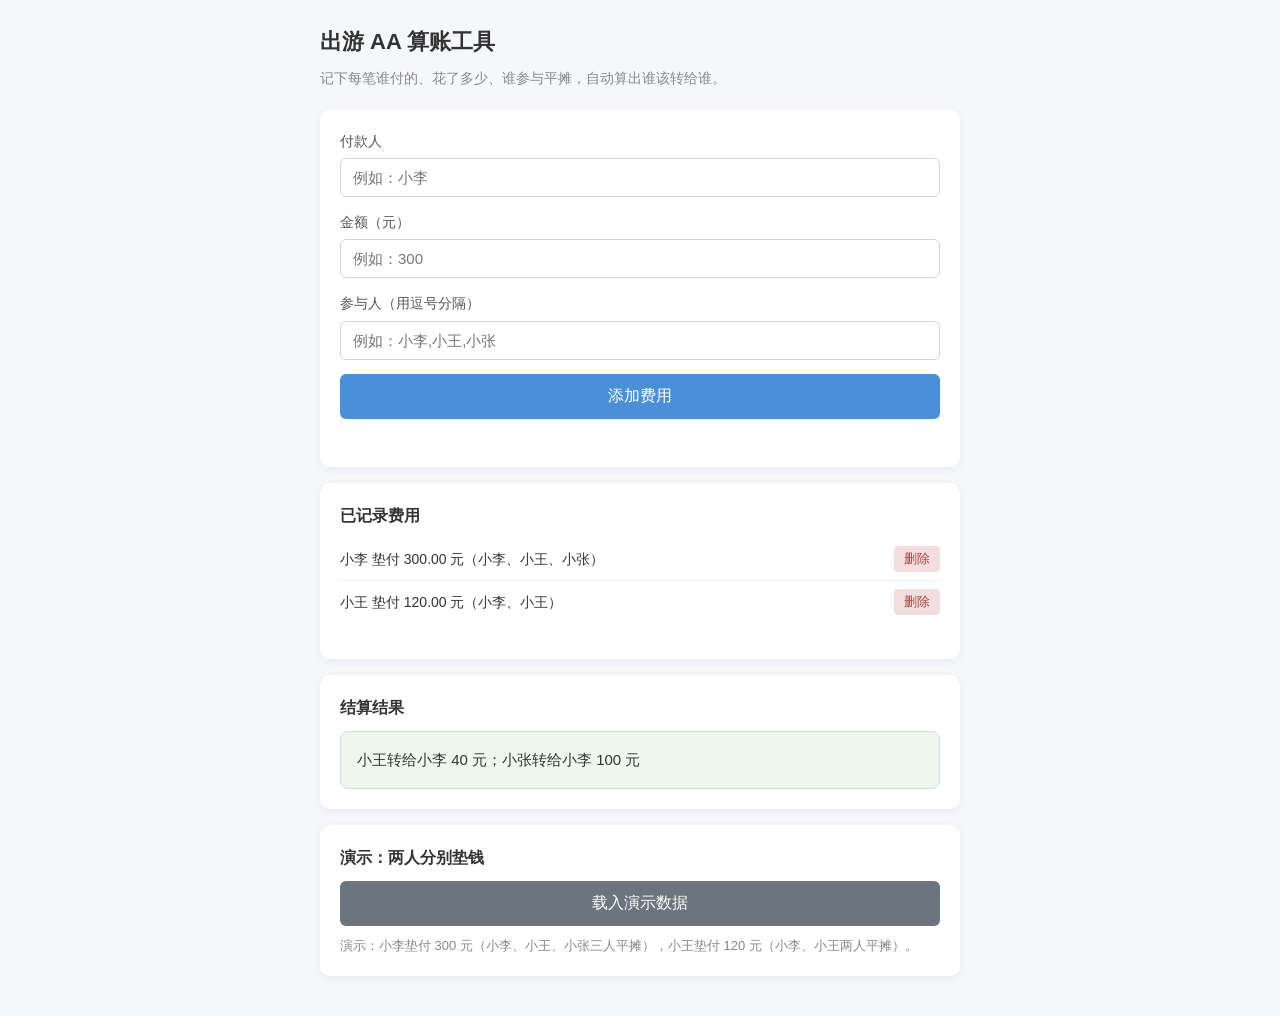
<file: backend/app/demo_assets/aa_faulty_index.html>
<!DOCTYPE html>
<html lang="zh-CN">
<head>
<meta charset="UTF-8">
<meta name="viewport" content="width=device-width, initial-scale=1.0">
<title>出游 AA 算账工具</title>
<style>
  * { box-sizing: border-box; margin: 0; padding: 0; }
  body {
    font-family: -apple-system, "PingFang SC", "Microsoft YaHei", sans-serif;
    background: #f5f7fa;
    color: #333;
    padding: 24px;
    line-height: 1.6;
  }
  .container { max-width: 640px; margin: 0 auto; }
  h1 { font-size: 22px; margin-bottom: 8px; }
  .subtitle { color: #888; font-size: 14px; margin-bottom: 20px; }
  .card {
    background: #fff;
    border-radius: 10px;
    padding: 20px;
    box-shadow: 0 2px 8px rgba(0,0,0,0.06);
    margin-bottom: 16px;
  }
  .field { margin-bottom: 14px; }
  label { display: block; font-size: 14px; margin-bottom: 6px; color: #555; }
  input {
    width: 100%;
    padding: 10px 12px;
    border: 1px solid #d0d5dd;
    border-radius: 6px;
    font-size: 15px;
  }
  input:focus { outline: none; border-color: #4a90d9; }
  .btn {
    width: 100%;
    padding: 12px;
    background: #4a90d9;
    color: #fff;
    border: none;
    border-radius: 6px;
    font-size: 16px;
    cursor: pointer;
  }
  .btn:hover { background: #3a7bc0; }
  .result {
    background: #eef7ee;
    border: 1px solid #cde5cd;
    border-radius: 8px;
    padding: 16px;
    font-size: 15px;
    white-space: pre-wrap;
    min-height: 40px;
  }
  .error {
    color: #d9534f;
    font-size: 14px;
    margin-top: 8px;
    min-height: 20px;
  }
  .expense-list { margin-bottom: 16px; }
  .expense-item {
    display: flex;
    justify-content: space-between;
    align-items: center;
    padding: 8px 0;
    border-bottom: 1px solid #eee;
    font-size: 14px;
  }
  .expense-item:last-child { border-bottom: none; }
  .remove-btn {
    background: #f2dede;
    color: #a94442;
    border: none;
    border-radius: 4px;
    padding: 4px 10px;
    cursor: pointer;
    font-size: 13px;
  }
  .demo-note { font-size: 13px; color: #888; margin-top: 10px; }
</style>
</head>
<body>
<div class="container">
  <h1>出游 AA 算账工具</h1>
  <p class="subtitle">记下每笔谁付的、花了多少、谁参与平摊，自动算出谁该转给谁。</p>

  <div class="card">
    <div class="field">
      <label for="payer-input">付款人</label>
      <input type="text" id="payer-input" data-testid="payer-input" placeholder="例如：小李">
    </div>
    <div class="field">
      <label for="amount-input">金额（元）</label>
      <input type="text" id="amount-input" data-testid="amount-input" placeholder="例如：300">
    </div>
    <div class="field">
      <label for="participants-input">参与人（用逗号分隔）</label>
      <input type="text" id="participants-input" data-testid="participants-input" placeholder="例如：小李,小王,小张">
    </div>
    <button class="btn" id="add-expense-button" data-testid="add-expense-button">添加费用</button>
    <div class="error" id="error-output" data-testid="error-output"></div>
  </div>

  <div class="card">
    <h2 style="font-size:16px; margin-bottom:10px;">已记录费用</h2>
    <div class="expense-list" id="expense-list" data-testid="expense-list"></div>
  </div>

  <div class="card">
    <h2 style="font-size:16px; margin-bottom:10px;">结算结果</h2>
    <div class="result" id="result-output" data-testid="result-output"></div>
  </div>

  <div class="card">
    <h2 style="font-size:16px; margin-bottom:10px;">演示：两人分别垫钱</h2>
    <button class="btn" id="demo-button" data-testid="demo-button" style="background:#6c757d;">载入演示数据</button>
    <p class="demo-note">演示：小李垫付 300 元（小李、小王、小张三人平摊），小王垫付 120 元（小李、小王两人平摊）。</p>
  </div>
</div>

<script>
(function () {
  var expenses = []; // { payer, amountCents, participants: [names] }

  var payerInput = document.getElementById('payer-input');
  var amountInput = document.getElementById('amount-input');
  var participantsInput = document.getElementById('participants-input');
  var addButton = document.getElementById('add-expense-button');
  var errorOutput = document.getElementById('error-output');
  var resultOutput = document.getElementById('result-output');
  var expenseList = document.getElementById('expense-list');
  var demoButton = document.getElementById('demo-button');

  function showError(msg) {
    errorOutput.textContent = msg || '';
  }

  function parseAmount(str) {
    var s = String(str).trim();
    if (s === '') return null;
    // 支持整数或小数，最多两位小数
    if (!/^\d+(\.\d{1,2})?$/.test(s)) return null;
    var num = parseFloat(s);
    if (isNaN(num) || num <= 0) return null;
    return Math.round(num * 100); // 转为分
  }

  function parseParticipants(str) {
    var s = String(str).trim();
    if (s === '') return null;
    var parts = s.split(/[,，、\s]+/).filter(function (x) { return x.trim() !== ''; });
    if (parts.length === 0) return null;
    return parts.map(function (x) { return x.trim(); });
  }

  function renderExpenses() {
    expenseList.innerHTML = '';
    if (expenses.length === 0) {
      expenseList.innerHTML = '<div style="color:#aaa;font-size:14px;">暂无费用记录</div>';
      return;
    }
    expenses.forEach(function (e, idx) {
      var div = document.createElement('div');
      div.className = 'expense-item';
      var amountYuan = (e.amountCents / 100).toFixed(2);
      var text = e.payer + ' 垫付 ' + amountYuan + ' 元（' + e.participants.join('、') + '）';
      var span = document.createElement('span');
      span.textContent = text;
      var btn = document.createElement('button');
      btn.className = 'remove-btn';
      btn.textContent = '删除';
      btn.setAttribute('data-testid', 'remove-expense-' + idx);
      btn.addEventListener('click', function () {
        expenses.splice(idx, 1);
        renderExpenses();
        compute();
      });
      div.appendChild(span);
      div.appendChild(btn);
      expenseList.appendChild(div);
    });
  }

  function compute() {
    if (expenses.length === 0) {
      resultOutput.textContent = '';
      return;
    }
    // 汇总每个人的净余额（正数=应收，负数=应付），单位：分
    var balances = {}; // name -> cents
    expenses.forEach(function (e) {
      var n = e.participants.length;
      if (n === 0) return;
      // 每笔费用按整数分平摊，剩余分按参与名单顺序各补 1 分
      var base = Math.floor(e.amountCents / n);
      var remainder = e.amountCents % n;
      var shares = {};
      e.participants.forEach(function (name, i) {
        shares[name] = base + (i < remainder ? 1 : 0);
      });
      // 付款人先付了全额
      if (!(e.payer in balances)) balances[e.payer] = 0;
      balances[e.payer] += e.amountCents;
      // 每个参与人承担自己的份额
      e.participants.forEach(function (name) {
        if (!(name in balances)) balances[name] = 0;
        balances[name] -= shares[name];
      });
    });

    // 生成转账建议：欠钱的人转给应收的人
    var debtors = []; // 负余额
    var creditors = []; // 正余额
    Object.keys(balances).forEach(function (name) {
      var b = balances[name];
      if (b < 0) debtors.push({ name: name, amount: -b });
      else if (b > 0) creditors.push({ name: name, amount: b });
    });

    var transfers = [];
    var i = 0, j = 0;
    while (i < debtors.length && j < creditors.length) {
      var d = debtors[i];
      var c = creditors[j];
      var pay = Math.min(d.amount, c.amount);
      transfers.push({ from: d.name, to: c.name, amount: pay });
      d.amount -= pay;
      c.amount -= pay;
      if (d.amount === 0) i++;
      if (c.amount === 0) j++;
    }

    if (transfers.length === 0) {
      resultOutput.textContent = '无需转账，已平账';
      return;
    }

    var lines = transfers.map(function (t) {
      var yuan = (t.amount / 100);
      var yuanStr = Number.isInteger(yuan) ? String(yuan) : yuan.toFixed(2).replace(/\.?0+$/, '');
      return t.from + '转给' + t.to + ' ' + yuanStr + ' 元';
    });
    resultOutput.textContent = lines.join('；');
  }

  function addExpense() {
    var payer = payerInput.value.trim();
    var amountStr = amountInput.value;
    var participantsStr = participantsInput.value;

    if (payer === '' || amountStr.trim() === '' || participantsStr.trim() === '') {
      showError('请填写付款人、金额和参与人');
      resultOutput.textContent = '请填写付款人、金额和参与人';
      return;
    }

    var amountCents = parseAmount(amountStr);
    if (amountCents === null) {
      showError('金额无效，请输入大于 0 的数字');
      return;
    }

    var participants = parseParticipants(participantsStr);
    if (participants === null) {
      showError('参与人无效');
      return;
    }

    if (participants.indexOf(payer) === -1) {
      // 付款人不在参与人中，自动加入
      participants.push(payer);
    }

    expenses.push({ payer: payer, amountCents: amountCents, participants: participants });
    showError('');
    renderExpenses();
    compute();

    // 清空输入
    payerInput.value = '';
    amountInput.value = '';
    participantsInput.value = '';
  }

  function loadDemo() {
    expenses = [
      { payer: '小李', amountCents: 30000, participants: ['小李', '小王', '小张'] },
      { payer: '小王', amountCents: 12000, participants: ['小李', '小王'] }
    ];
    renderExpenses();
    compute();
  }

  addButton.addEventListener('click', addExpense);
  demoButton.addEventListener('click', loadDemo);

  // 初始载入演示数据，便于直接查看两人分别垫钱的示例
  loadDemo();
})();
</script>
</body>
</html>
</file>
